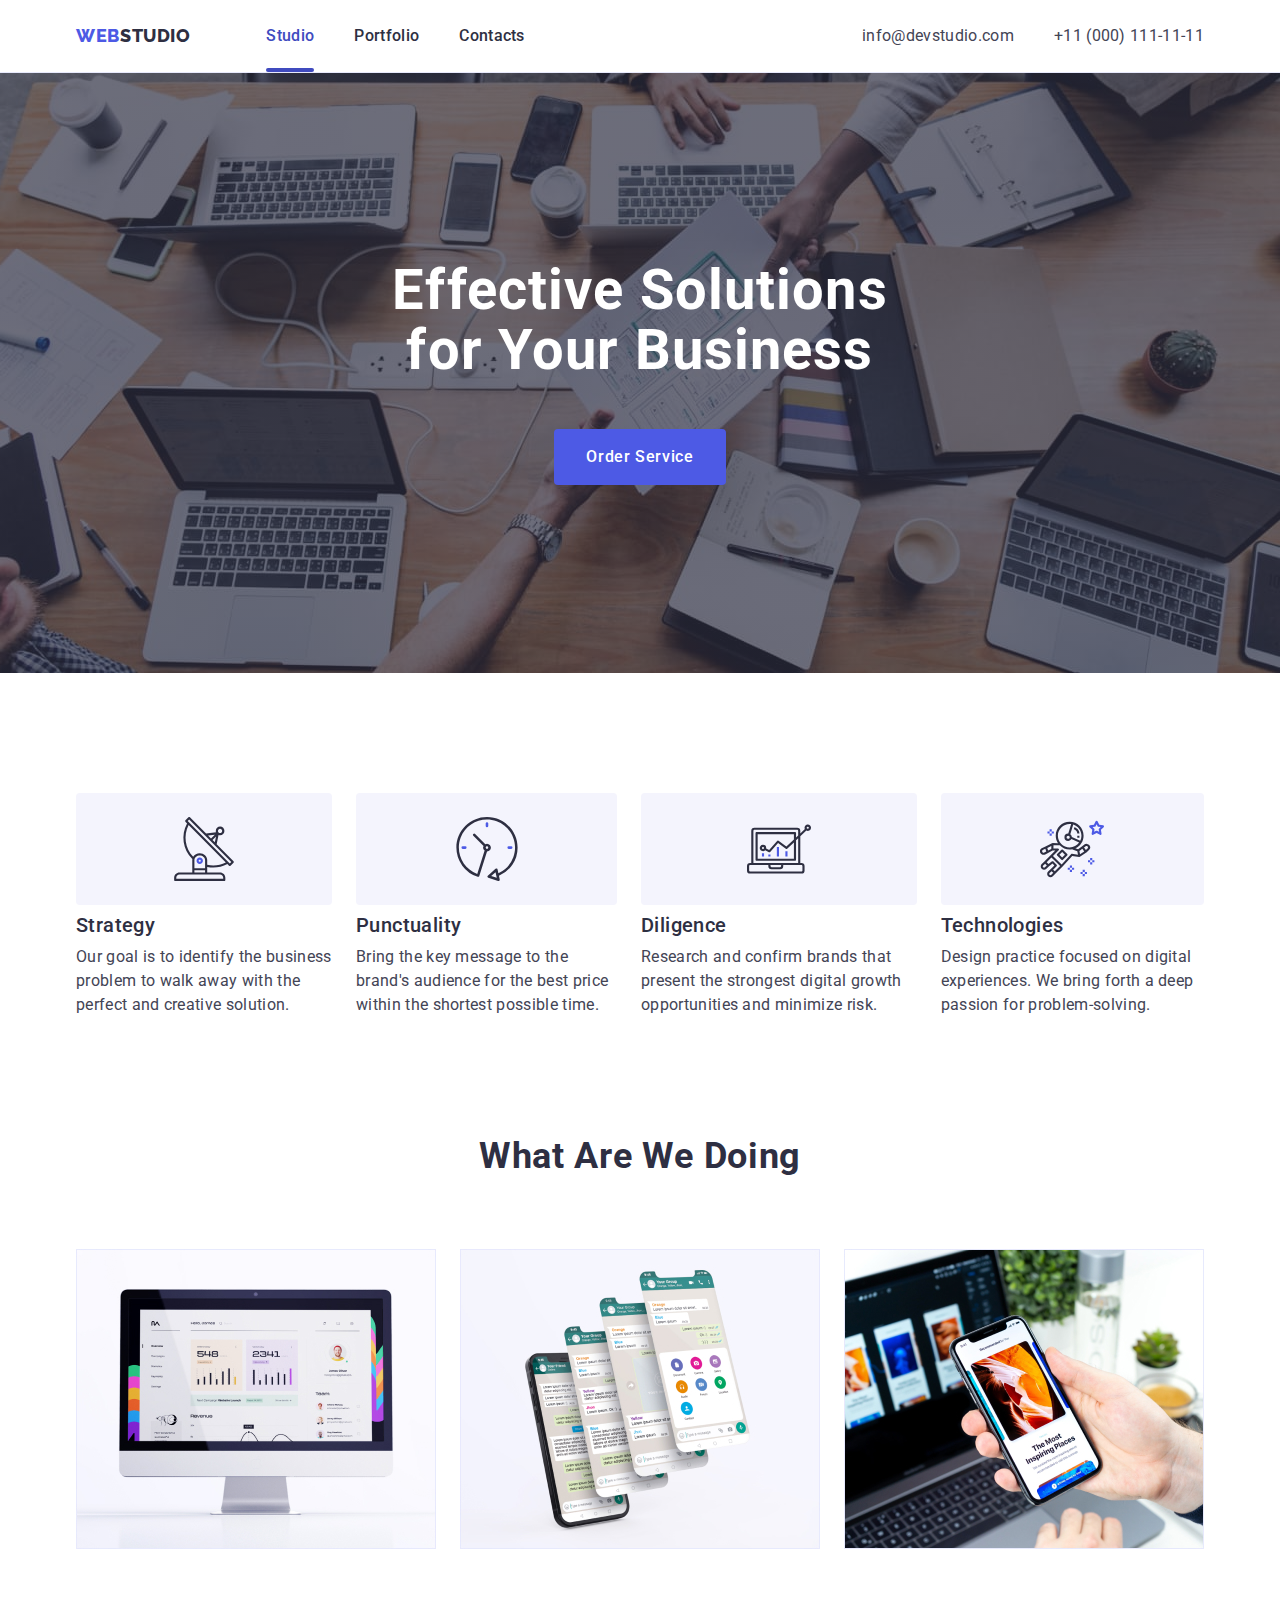
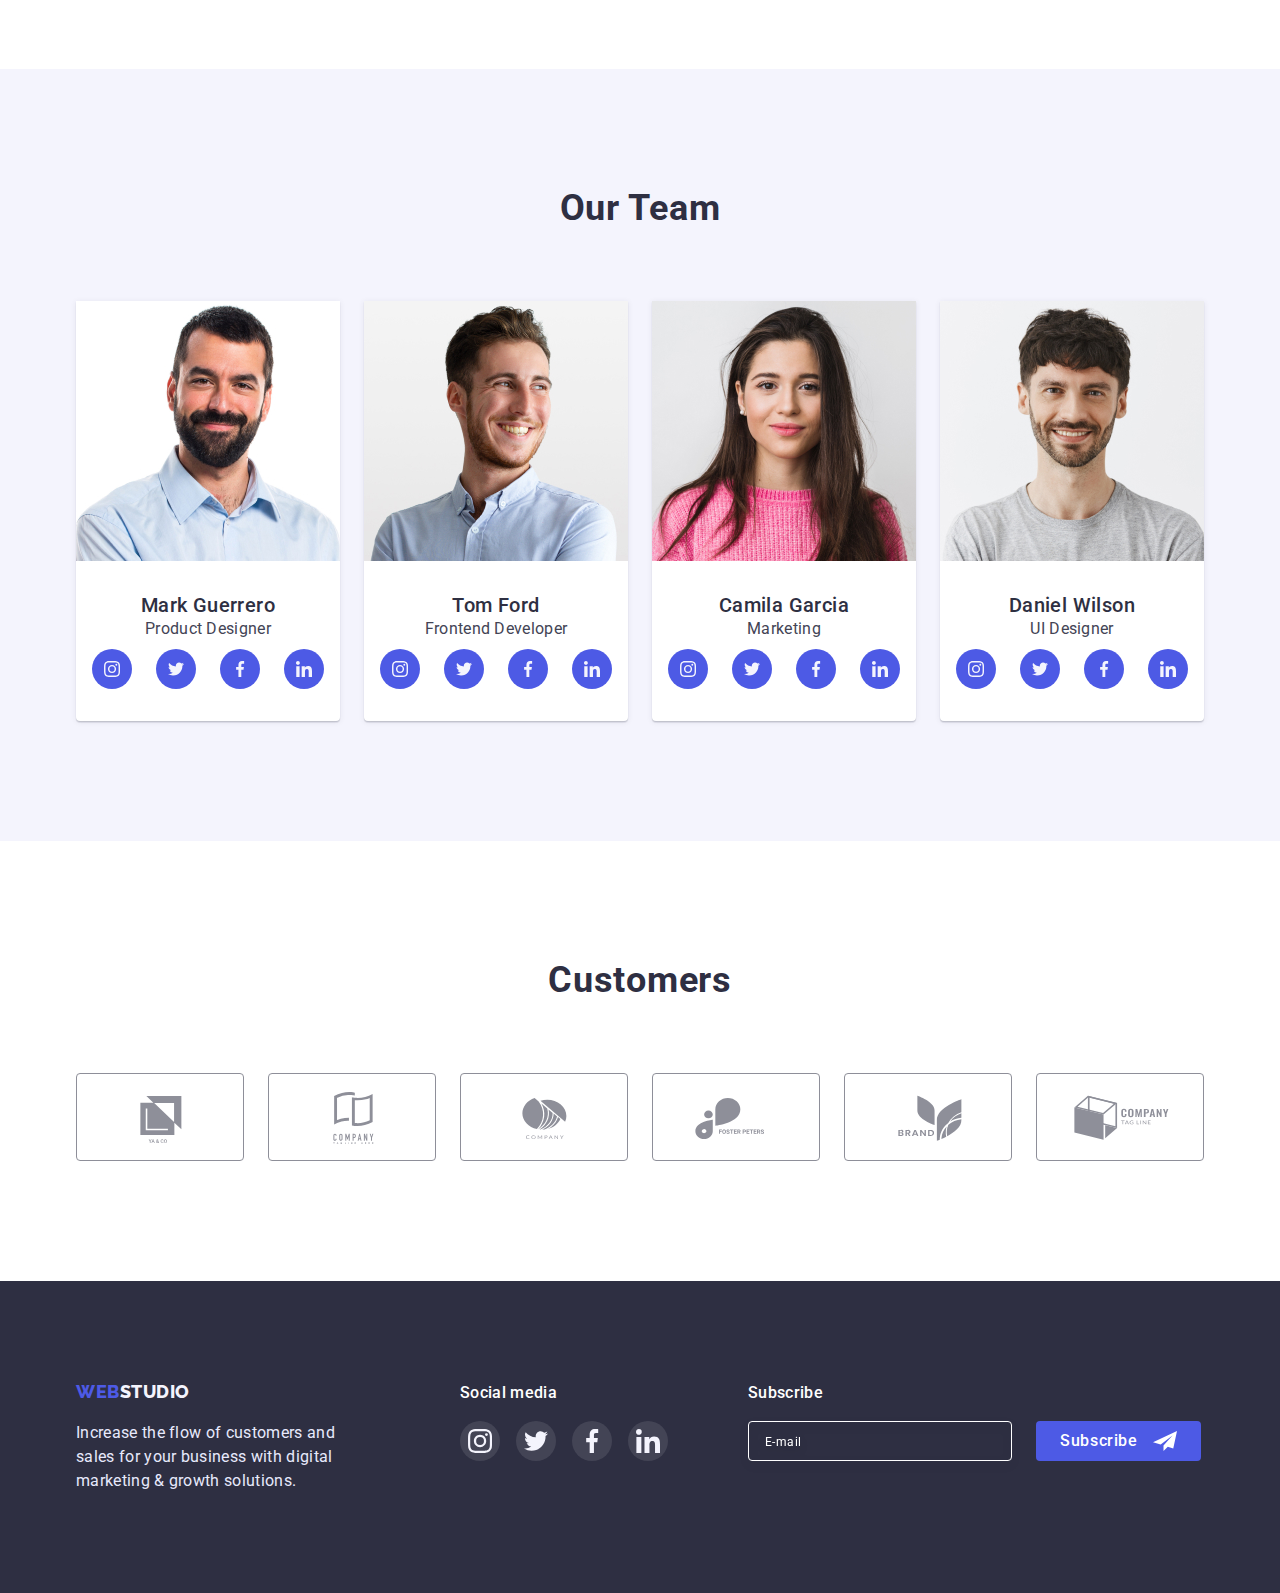
<file: index.html>
<!DOCTYPE html>
<html lang="en">
  <head>
    <meta charset="UTF-8" />
    <meta http-equiv="X-UA-Compatible" content="IE=edge" />
    <meta name="viewport" content="width=device-width, initial-scale=1.0" />
    <title>Document</title>

    <link
      rel="stylesheet"
      href="https://cdn.jsdelivr.net/npm/modern-normalize@1.1.0/modern-normalize.min.css"
    />
    <link rel="preconnect" href="https://fonts.googleapis.com" />
    <link rel="preconnect" href="https://fonts.gstatic.com" crossorigin />
    <link
      href="https://fonts.googleapis.com/css2?family=Raleway:wght@800&family=Roboto:wght@400;500;700&display=swap"
      rel="stylesheet"
    />
    <link rel="stylesheet" href="./css/styles.css" />
  </head>
  <body>
    <!--Header-->
    <header class="header">
      <div class="container main-nav">
        <nav class="header-navigation main-nav">
          <a href="./index.html" class="logo link">
            Web <span class="header-logo-color">Studio</span></a
          >
          <ul class="header-list list">
            <li class="header-item">
              <a href="./index.html" class="header-link current-page link"
                >Studio</a
              >
            </li>
            <li class="header-item">
              <a href="./portfolio.html" class="header-link link">Portfolio</a>
            </li>
            <li class="header-item">
              <a href="" class="header-link link">Contacts</a>
            </li>
          </ul>
        </nav>

        <address class="address">
          <ul class="address-nav list">
            <li class="address-list">
              <a href="mailto:info@devstudio.com" class="address-item link"
                >info@devstudio.com</a
              >
            </li>
            <li class="address-list">
              <a href="tel:+110001111111" class="address-item link"
                >+11 (000) 111-11-11</a
              >
            </li>
          </ul>
        </address>
      </div>
    </header>
    <main>
      <!--Hero-->
      <section class="hero">
        <div class="container">
          <h1 class="hero-title">Effective Solutions for Your Business</h1>
          <button type="button" class="hero-button" data-modal-open>
            Order Service
          </button>
        </div>
      </section>
      <!--Our advantages-->
      <section class="advantages section">
        <div class="container">
          <h2 class="visually-hidden">Our advantages</h2>

          <ul class="advantages-list list">
            <li class="advantages-item">
              <h3 class="advantages-title">Strategy</h3>
              <p class="advantages-desc">
                Our goal is to identify the business problem to walk away with
                the perfect and creative solution.
              </p>
            </li>

            <li class="advantages-item">
              <h3 class="advantages-title">Punctuality</h3>
              <p class="advantages-desc">
                Bring the key message to the brand's audience for the best price
                within the shortest possible time.
              </p>
            </li>

            <li class="advantages-item">
              <h3 class="advantages-title">Diligence</h3>
              <p class="advantages-desc">
                Research and confirm brands that present the strongest digital
                growth opportunities and minimize risk.
              </p>
            </li>

            <li class="advantages-item">
              <h3 class="advantages-title">Technologies</h3>
              <p class="advantages-desc">
                Design practice focused on digital experiences. We bring forth a
                deep passion for problem-solving.
              </p>
            </li>
          </ul>
        </div>
      </section>
      <!--What are we doing-->
      <section class="work section">
        <div class="container">
          <h2 class="work-title">What are we doing</h2>

          <ul class="work-list list">
            <li class="work-item">
              <img src="./images/img1.jpg" alt="Computer screen" width="360" />
            </li>

            <li class="work-item">
              <img src="./images/img2.jpg" alt="Phone screen" width="360" />
            </li>

            <li class="work-item">
              <img
                src="./images/img3.jpg"
                alt="Synchronization of the phone with the computer"
                width="360"
              />
            </li>
          </ul>
        </div>
      </section>
      <!--Team-->
      <section class="team section">
        <div class="container">
          <h2 class="team-title">Our Team</h2>
          <ul class="team-list list">
            <li class="team-item">
              <img
                src="./images/photo1.jpg"
                alt="Product Designer"
                width="264"
              />
              <div class="team-text-position">
                <h3 class="team-item-title">Mark Guerrero</h3>
                <p class="team-desc">Product Designer</p>
                <ul class="team-soc-list list">
                  <li class="team-soc-item">
                    <a class="team-soc-link link" href>
                      <svg class="team-soc-icon" width="16" height="16">
                        <use href="./images/icons.svg#icon-instagram"></use>
                      </svg>
                    </a>
                  </li>
                  <li class="team-soc-item">
                    <a class="team-soc-link link" href>
                      <svg class="team-soc-icon" width="16" height="16">
                        <use href="./images/icons.svg#icon-twitter"></use>
                      </svg>
                    </a>
                  </li>
                  <li class="team-soc-item">
                    <a class="team-soc-link link" href>
                      <svg class="team-soc-icon" width="16" height="16">
                        <use href="./images/icons.svg#icon-facebook"></use>
                      </svg>
                    </a>
                  </li>
                  <li class="team-soc-item">
                    <a class="team-soc-link link" href>
                      <svg class="team-soc-icon" width="16" height="16">
                        <use href="./images/icons.svg#icon-linkedin"></use>
                      </svg>
                    </a>
                  </li>
                </ul>
              </div>
            </li>

            <li class="team-item">
              <img
                src="./images/photo2.jpg"
                alt="Frontend Developer"
                width="264"
              />
              <div class="team-text-position">
                <h3 class="team-item-title">Tom Ford</h3>
                <p class="team-desc">Frontend Developer</p>
                <ul class="team-soc-list list">
                  <li class="team-soc-item">
                    <a class="team-soc-link link" href>
                      <svg class="team-soc-icon" width="16" height="16">
                        <use href="./images/icons.svg#icon-instagram"></use>
                      </svg>
                    </a>
                  </li>
                  <li class="team-soc-item">
                    <a class="team-soc-link link" href>
                      <svg class="team-soc-icon" width="16" height="16">
                        <use href="./images/icons.svg#icon-twitter"></use>
                      </svg>
                    </a>
                  </li>
                  <li class="team-soc-item">
                    <a class="team-soc-link link" href>
                      <svg class="team-soc-icon" width="16" height="16">
                        <use href="./images/icons.svg#icon-facebook"></use>
                      </svg>
                    </a>
                  </li>
                  <li class="team-soc-item">
                    <a class="team-soc-link link" href>
                      <svg class="team-soc-icon" width="16" height="16">
                        <use href="./images/icons.svg#icon-linkedin"></use>
                      </svg>
                    </a>
                  </li>
                </ul>
              </div>
            </li>

            <li class="team-item">
              <img src="./images/photo3.jpg" alt="Marketing" width="264" />
              <div class="team-text-position">
                <h3 class="team-item-title">Camila Garcia</h3>
                <p class="team-desc">Marketing</p>
                <ul class="team-soc-list list">
                  <li class="team-soc-item">
                    <a class="team-soc-link link" href>
                      <svg class="team-soc-icon" width="16" height="16">
                        <use href="./images/icons.svg#icon-instagram"></use>
                      </svg>
                    </a>
                  </li>
                  <li class="team-soc-item">
                    <a class="team-soc-link link" href>
                      <svg class="team-soc-icon" width="16" height="16">
                        <use href="./images/icons.svg#icon-twitter"></use>
                      </svg>
                    </a>
                  </li>
                  <li class="team-soc-item">
                    <a class="team-soc-link link" href>
                      <svg class="team-soc-icon" width="16" height="16">
                        <use href="./images/icons.svg#icon-facebook"></use>
                      </svg>
                    </a>
                  </li>
                  <li class="team-soc-item">
                    <a class="team-soc-link link" href>
                      <svg class="team-soc-icon" width="16" height="16">
                        <use href="./images/icons.svg#icon-linkedin"></use>
                      </svg>
                    </a>
                  </li>
                </ul>
              </div>
            </li>

            <li class="team-item">
              <img src="./images/photo4.jpg" alt="UI Designer" width="264" />
              <div class="team-text-position">
                <h3 class="team-item-title">Daniel Wilson</h3>
                <p class="team-desc">UI Designer</p>

                <ul class="team-soc-list list">
                  <li class="team-soc-item">
                    <a class="team-soc-link link" href>
                      <svg class="team-soc-icon" width="16" height="16">
                        <use href="./images/icons.svg#icon-instagram"></use>
                      </svg>
                    </a>
                  </li>
                  <li class="team-soc-item">
                    <a class="team-soc-link link" href>
                      <svg class="team-soc-icon" width="16" height="16">
                        <use href="./images/icons.svg#icon-twitter"></use>
                      </svg>
                    </a>
                  </li>
                  <li class="team-soc-item">
                    <a class="team-soc-link link" href>
                      <svg class="team-soc-icon" width="16" height="16">
                        <use href="./images/icons.svg#icon-facebook"></use>
                      </svg>
                    </a>
                  </li>
                  <li class="team-soc-item">
                    <a class="team-soc-link link" href>
                      <svg class="team-soc-icon" width="16" height="16">
                        <use href="./images/icons.svg#icon-linkedin"></use>
                      </svg>
                    </a>
                  </li>
                </ul>
              </div>
            </li>
          </ul>
        </div>
      </section>
      <!--Customers-->
      <section class="customers section">
        <div class="container">
          <h2 class="customers-title">Customers</h2>
          <ul class="customers-list list">
            <li class="customers-item">
              <a href="" class="customers-link link">
                <svg class="customers-icon" width="104" height="56">
                  <use href="./images/icons.svg#icon-logo-1"></use>
                </svg>
              </a>
            </li>
            <li class="customers-item">
              <a href="" class="customers-link link">
                <svg class="customers-icon" width="104" height="56">
                  <use href="./images/icons.svg#icon-logo-2"></use>
                </svg>
              </a>
            </li>
            <li class="customers-item">
              <a href="" class="customers-link link">
                <svg class="customers-icon" width="104" height="56">
                  <use href="./images/icons.svg#icon-logo-3"></use>
                </svg>
              </a>
            </li>
            <li class="customers-item">
              <a href="" class="customers-link link">
                <svg class="customers-icon" width="104" height="56">
                  <use href="./images/icons.svg#icon-logo-4"></use>
                </svg>
              </a>
            </li>
            <li class="customers-item">
              <a href="" class="customers-link link">
                <svg class="customers-icon" width="104" height="56">
                  <use href="./images/icons.svg#icon-logo-5"></use>
                </svg>
              </a>
            </li>
            <li class="customers-item">
              <a href="" class="customers-link link">
                <svg class="customers-icon" width="104" height="56">
                  <use href="./images/icons.svg#icon-logo-6"></use>
                </svg>
              </a>
            </li>
          </ul>
        </div>
      </section>
    </main>
    <!--Footer-->
    <footer class="footer">
      <div class="container footer-container">
        <div class="container-footer-text">
          <a href="./index.html" class="logo logo-footer link"
            >Web<span class="logo-text">Studio</span></a
          >
          <p class="footer-text">
            Increase the flow of customers and sales for your business with
            digital marketing & growth solutions.
          </p>
        </div>
        <div class="footer-soc">
          <p class="footer-soc-title">Social media</p>
          <ul class="footer-soc-list list">
            <li class="footer-soc-item">
              <a href="" class="footer-soc-link link">
                <svg class="footer-icon" width="24" height="24">
                  <use href="./images/icons.svg#icon-instagram"></use>
                </svg>
              </a>
            </li>
            <li class="footer-soc-item">
              <a href="" class="footer-soc-link link">
                <svg class="footer-icon" width="24" height="24">
                  <use href="./images/icons.svg#icon-twitter"></use>
                </svg>
              </a>
            </li>
            <li class="footer-soc-item">
              <a href="" class="footer-soc-link link">
                <svg class="footer-icon" width="24" height="24">
                  <use href="./images/icons.svg#icon-facebook"></use>
                </svg>
              </a>
            </li>
            <li class="footer-soc-item">
              <a href="" class="footer-soc-link link">
                <svg class="footer-icon" width="24" height="24">
                  <use href="./images/icons.svg#icon-linkedin"></use>
                </svg>
              </a>
            </li>
          </ul>
        </div>
        <div class="subscribe">
          <p class="footer-soc-title">Subscribe</p>
          <form class="footer-form">
            <input
              class="footer-input"
              type="email"
              name="email"
              placeholder="E-mail"
            />
            <button class="foooter-btn" type="submit">
              Subscribe
              <svg class="footer-btn-icon" width="24" height="24">
                <use href="./images/icons.svg#icon-frame"></use>
              </svg>
            </button>
          </form>
        </div>
      </div>
    </footer>
    <!--Backdrop-->
    <div class="backdrop is-hidden" data-modal>
      <div class="modal">
        <button class="modal-btn" data-modal-close>
          <svg class="modal-close" width="8" height="8">
            <use href="./images/icons.svg#icon-close-btn"></use>
          </svg>
        </button>

        <p class="modal-title">Leave your contacts and we will call you back</p>

        <form class="modal-form">
          <label class="form-label">
            <span class="form-text">Name</span>
            <span class="input-wrapper">
              <input class="form-input" type="text" name="name" required />
              <svg class="form-icon" width="18" height="18">
                <use href="./images/icons.svg#icon-person-black"></use>
              </svg>
            </span>
          </label>

          <label class="form-label">
            <span class="form-text">Phone</span>
            <span class="input-wrapper">
              <input class="form-input" type="tel" name="tel" required />
              <svg class="form-icon" width="18" height="24">
                <use href="./images/icons.svg#icon-phone-black"></use>
              </svg>
            </span>
          </label>

          <label class="form-label">
            <span class="form-text">Email</span>
            <span class="input-wrapper">
              <input class="form-input" type="email" name="mail" required />
              <svg class="form-icon" width="18" height="24">
                <use href="./images/icons.svg#icon-email-black"></use>
              </svg>
            </span>
          </label>

          <label class="form-label form-label-comment">
            <span class="form-text">Comment</span>
            <textarea name="comment" placeholder="Text input"></textarea>
          </label>

          <div class="privacy-field">
            <input
              type="checkbox"
              name="privacy"
              id="privacy"
              class="privacy-input visually-hidden"
              visually-hidden
            />
            <label for="privacy" class="form-privacy">
              <span>
                <svg class="privacy-icon" width="10" height="8">
                  <use href="./images/icons.svg#icon-check"></use>
                </svg>
              </span>
              I accept the terms and conditions of the
              <a class="privacy-link" href=""> Privacy Policy</a>
            </label>
          </div>

          <button type="submit" class="submit-btn">Send</button>
        </form>
      </div>
    </div>
    <script src="./modal.js"></script>
  </body>
</html>
</file>
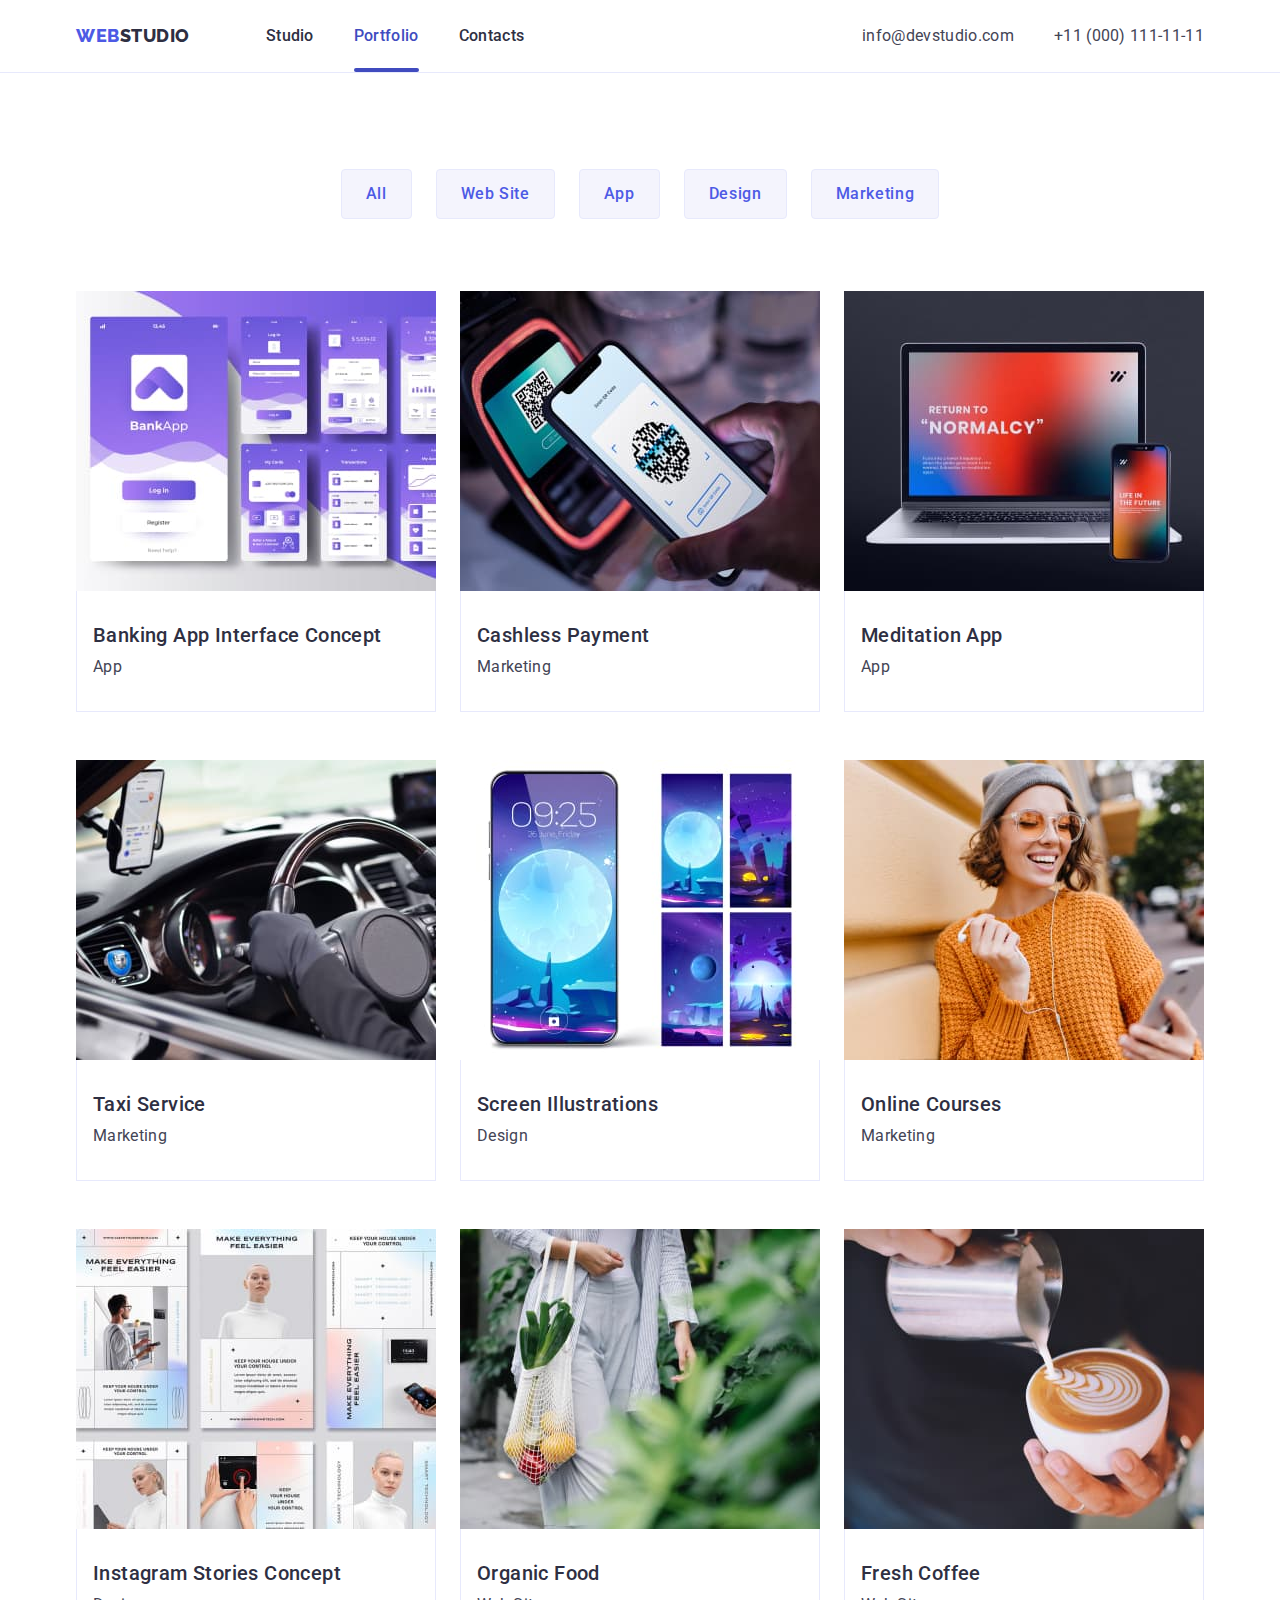
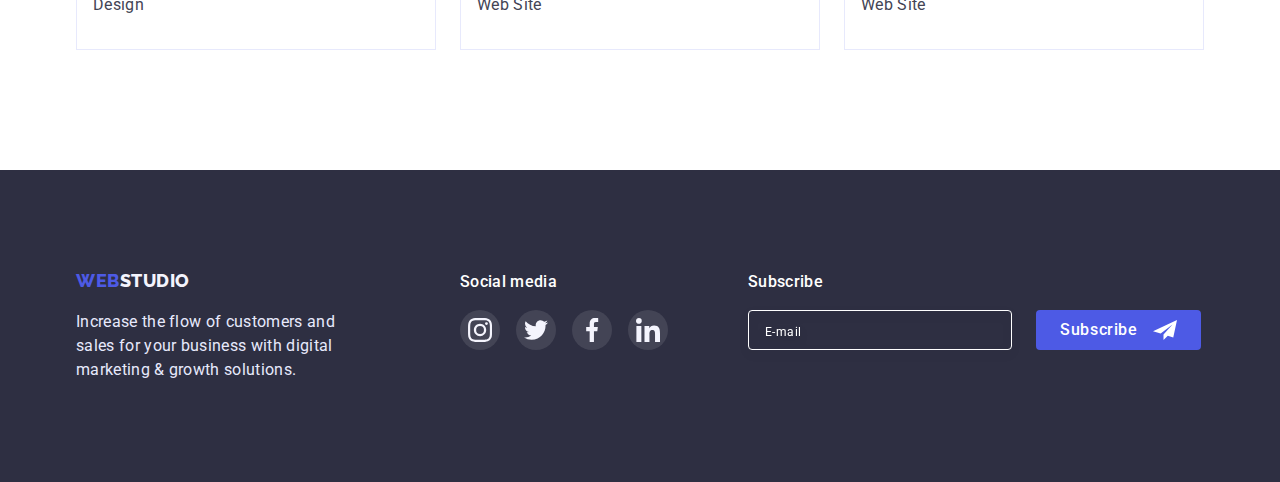
<file: portfolio.html>
<!DOCTYPE html>
<html lang="en">
  <head>
    <meta charset="UTF-8" />
    <meta http-equiv="X-UA-Compatible" content="IE=edge" />
    <meta name="viewport" content="width=device-width, initial-scale=1.0" />
    <title>Document</title>

    <link
      rel="stylesheet"
      href="https://cdn.jsdelivr.net/npm/modern-normalize@1.1.0/modern-normalize.min.css"
    />
    <link rel="preconnect" href="https://fonts.googleapis.com" />
    <link rel="preconnect" href="https://fonts.gstatic.com" crossorigin />
    <link
      href="https://fonts.googleapis.com/css2?family=Raleway:wght@800&family=Roboto:wght@400;500;700&display=swap"
      rel="stylesheet"
    />

    <link rel="stylesheet" href="./css/styles.css" />
  </head>
  <body>
    <!--Header-->
    <header class="header">
      <div class="container main-nav">
        <nav class="header-navigation main-nav">
          <a href="./index.html" class="logo link"
            >Web<span class="header-logo-color">Studio</span></a
          >
          <ul class="header-list list">
            <li class="header-item">
              <a href="./index.html" class="header-link link">Studio</a>
            </li>

            <li class="header-item">
              <a href="./portfolio.html" class="header-link current-page link"
                >Portfolio</a
              >
            </li>

            <li class="header-item">
              <a href="" class="header-link link">Contacts</a>
            </li>
          </ul>
        </nav>

        <address class="address">
          <ul class="address-nav list">
            <li class="address-list">
              <a href="mailto:info@devstudio.com" class="address-item link"
                >info@devstudio.com</a
              >
            </li>
            <li class="address-list">
              <a href="tel:+110001111111" class="address-item link"
                >+11 (000) 111-11-11</a
              >
            </li>
          </ul>
        </address>
      </div>
    </header>
    <main>
      <section class="portfolio section">
        <div class="container">
          <h1 class="visually-hidden">Portfolio</h1>
          <ul class="filter list">
            <li class="filter-item">
              <button type="button" class="filter-button">All</button>
            </li>

            <li class="filter-item">
              <button type="button" class="filter-button">Web Site</button>
            </li>

            <li class="filter-item">
              <button type="button" class="filter-button">App</button>
            </li>

            <li class="filter-item">
              <button type="button" class="filter-button">Design</button>
            </li>

            <li class="filter-item">
              <button type="button" class="filter-button">Marketing</button>
            </li>
          </ul>
          <ul class="portfolio-list list">
            <li class="portfolio-item">
              <a href="" class="portfolio-link link">
                <div class="portfolio-action">
                  <img
                    src="./images/app-1.jpg"
                    alt="App for Bank"
                    width="360"
                  />
                  <p class="portfolio-action-text">
                    14 Stylish and User-Friendly App Design Concepts · Task
                    Manager App · Calorie Tracker App · Exotic Fruit Ecommerce
                    App · Cloud Storage App
                  </p>
                </div>
                <div class="portfolio-content">
                  <h2 class="portfolio-title">Banking App Interface Concept</h2>
                  <p class="portfolio-desc">App</p>
                </div>
              </a>
            </li>

            <li class="portfolio-item">
              <a href="" class="portfolio-link link">
                <div class="portfolio-action">
                  <img
                    src="./images/app-2.jpg"
                    alt="App for Payment"
                    width="360"
                  />
                  <p class="portfolio-action-text">
                    14 Stylish and User-Friendly App Design Concepts · Task
                    Manager App · Calorie Tracker App · Exotic Fruit Ecommerce
                    App · Cloud Storage App
                  </p>
                </div>

                <div class="portfolio-content">
                  <h2 class="portfolio-title">Cashless Payment</h2>
                  <p class="portfolio-desc">Marketing</p>
                </div>
              </a>
            </li>

            <li class="portfolio-item">
              <a href="" class="portfolio-link link">
                <div class="portfolio-action">
                  <img
                    src="./images/app-3.jpg"
                    alt="App for Meditaion"
                    width="360"
                  />
                  <p class="portfolio-action-text">
                    14 Stylish and User-Friendly App Design Concepts · Task
                    Manager App · Calorie Tracker App · Exotic Fruit Ecommerce
                    App · Cloud Storage App
                  </p>
                </div>

                <div class="portfolio-content">
                  <h2 class="portfolio-title">Meditation App</h2>
                  <p class="portfolio-desc">App</p>
                </div>
              </a>
            </li>

            <li class="portfolio-item">
              <a href="" class="portfolio-link link">
                <div class="portfolio-action">
                  <img
                    src="./images/app-4.jpg"
                    alt="App for Taxi"
                    width="360"
                  />
                  <p class="portfolio-action-text">
                    14 Stylish and User-Friendly App Design Concepts · Task
                    Manager App · Calorie Tracker App · Exotic Fruit Ecommerce
                    App · Cloud Storage App
                  </p>
                </div>
                <div class="portfolio-content">
                  <h2 class="portfolio-title">Taxi Service</h2>
                  <p class="portfolio-desc">Marketing</p>
                </div>
              </a>
            </li>

            <li class="portfolio-item">
              <a href="" class="portfolio-link link">
                <div class="portfolio-action">
                  <img
                    src="./images/app-5.jpg"
                    alt="Screen Illustrations"
                    width="360"
                  />
                  <p class="portfolio-action-text">
                    14 Stylish and User-Friendly App Design Concepts · Task
                    Manager App · Calorie Tracker App · Exotic Fruit Ecommerce
                    App · Cloud Storage App
                  </p>
                </div>

                <div class="portfolio-content">
                  <h2 class="portfolio-title">Screen Illustrations</h2>
                  <p class="portfolio-desc">Design</p>
                </div>
              </a>
            </li>

            <li class="portfolio-item">
              <a href="" class="portfolio-link link">
                <div class="portfolio-action">
                  <img
                    src="./images/app-6.jpg"
                    alt="App for Courses"
                    width="360"
                  />
                  <p class="portfolio-action-text">
                    14 Stylish and User-Friendly App Design Concepts · Task
                    Manager App · Calorie Tracker App · Exotic Fruit Ecommerce
                    App · Cloud Storage App
                  </p>
                </div>

                <div class="portfolio-content">
                  <h2 class="portfolio-title">Online Courses</h2>
                  <p class="portfolio-desc">Marketing</p>
                </div>
              </a>
            </li>

            <li class="portfolio-item">
              <a href="" class="portfolio-link link">
                <div class="portfolio-action">
                  <img
                    src="./images/app-7.jpg"
                    alt="Instagram Stories Concept"
                    width="360"
                  />
                  <p class="portfolio-action-text">
                    14 Stylish and User-Friendly App Design Concepts · Task
                    Manager App · Calorie Tracker App · Exotic Fruit Ecommerce
                    App · Cloud Storage App
                  </p>
                </div>

                <div class="portfolio-content">
                  <h2 class="portfolio-title">Instagram Stories Concept</h2>
                  <p class="portfolio-desc">Design</p>
                </div>
              </a>
            </li>

            <li class="portfolio-item">
              <a href="" class="portfolio-link link">
                <div class="portfolio-action">
                  <img
                    src="./images/app-8.jpg"
                    alt="Site for Organic Food"
                    width="360"
                  />
                  <p class="portfolio-action-text">
                    14 Stylish and User-Friendly App Design Concepts · Task
                    Manager App · Calorie Tracker App · Exotic Fruit Ecommerce
                    App · Cloud Storage App
                  </p>
                </div>

                <div class="portfolio-content">
                  <h2 class="portfolio-title">Organic Food</h2>
                  <p class="portfolio-desc">Web Site</p>
                </div>
              </a>
            </li>

            <li class="portfolio-item">
              <a href="" class="portfolio-link link">
                <div class="portfolio-action">
                  <img
                    src="./images/app-9.jpg"
                    alt="Site for Coffee"
                    width="360"
                  />
                  <p class="portfolio-action-text">
                    14 Stylish and User-Friendly App Design Concepts · Task
                    Manager App · Calorie Tracker App · Exotic Fruit Ecommerce
                    App · Cloud Storage App
                  </p>
                </div>

                <div class="portfolio-content">
                  <h2 class="portfolio-title">Fresh Coffee</h2>
                  <p class="portfolio-desc">Web Site</p>
                </div>
              </a>
            </li>
          </ul>
        </div>
      </section>
    </main>
    <!--Footer-->
    <footer class="footer">
      <div class="container footer-container">
        <div class="container-footer-text">
          <a href="./index.html" class="logo logo-footer link"
            >Web<span class="logo-text">Studio</span></a
          >
          <p class="footer-text">
            Increase the flow of customers and sales for your business with
            digital marketing & growth solutions.
          </p>
        </div>
        <div class="footer-soc">
          <p class="footer-soc-title">Social media</p>
          <ul class="footer-soc-list list">
            <li class="footer-soc-item">
              <a href="" class="footer-soc-link link">
                <svg class="footer-icon" width="24" height="24">
                  <use href="./images/icons.svg#icon-instagram"></use>
                </svg>
              </a>
            </li>
            <li class="footer-soc-item">
              <a href="" class="footer-soc-link link">
                <svg class="footer-icon" width="24" height="24">
                  <use href="./images/icons.svg#icon-twitter"></use>
                </svg>
              </a>
            </li>
            <li class="footer-soc-item">
              <a href="" class="footer-soc-link link">
                <svg class="footer-icon" width="24" height="24">
                  <use href="./images/icons.svg#icon-facebook"></use>
                </svg>
              </a>
            </li>
            <li class="footer-soc-item">
              <a href="" class="footer-soc-link link">
                <svg class="footer-icon" width="24" height="24">
                  <use href="./images/icons.svg#icon-linkedin"></use>
                </svg>
              </a>
            </li>
          </ul>
        </div>
        <div class="subscribe">
          <p class="footer-soc-title">Subscribe</p>
          <form class="footer-form">
            <input
              class="footer-input"
              type="email"
              name="email"
              placeholder="E-mail"
            />
            <button class="foooter-btn" type="submit">
              Subscribe
              <svg class="footer-btn-icon" width="24" height="24">
                <use href="./images/icons.svg#icon-frame"></use>
              </svg>
            </button>
          </form>
        </div>
      </div>
    </footer>
  </body>
</html>
</file>
<file: css/styles.css>
:root {
  --bgc-header: #e7e9fc;
  --bgc-primery: #e5e5e5;
  --bgc-secondary: #f4f4fd;
  --primery-color: #2e2f42;
  --primery-text-color: #434455;
  --secondary-text-color: #ffffff;
  --accent-color-logo: #4d5ae5;
  --accent-color-active: #404bbf;
  --color-icon: #8e8f99;
  --footer-icon: #31d0aa;
  --modal-bgr-color: rgba(46, 47, 66, 0.4);
  --modal-color: #fcfcfc;
  --modal-color-text: #8e8f99;
  --timing-function: 250ms cubic-bezier(0.4, 0, 0.2, 1);
}
h1,
h2,
h3,
p {
  margin-top: 0;
  margin-bottom: 0;
}
ul {
  margin-top: 0;
  margin-bottom: 0;
  padding-left: 0;
}
img {
  display: block;
}
.list {
  list-style: none;
}
.link {
  text-decoration: none;
}
.visually-hidden {
  position: absolute;
  width: 1px;
  height: 1px;
  margin: -1px;
  border: 0;
  padding: 0;
  white-space: nowrap;
  clip-path: inset(100%);
  clip: rect(0 0 0 0);
  overflow: hidden;
}
body {
  background: var(--secondary-text-color);
  color: var(--primery-text-color);
  font-family: "Roboto", sans-serif;
  letter-spacing: 0.02em;
  font-size: 16px;
  line-height: 1.5;
}
.container {
  width: 1158px;
  margin-left: auto;
  margin-right: auto;
  padding-left: 15px;
  padding-right: 15px;

  /* outline: 2px solid violet; */
}
.section {
  padding-top: 120px;
  padding-bottom: 120px;
}
/**------------------------------Header---------------------------------*/
.header {
  border-bottom: 1px solid var(--bgc-header);
}
.main-nav {
  display: flex;
  align-items: center;
}
.header-navigation {
}
.logo {
  margin-right: 76px;

  color: var(--accent-color-logo);
  font-family: Raleway, sans-serif;
  font-weight: 800;
  font-size: 18px;
  line-height: 1.17;
  letter-spacing: 0.03em;
  text-transform: uppercase;
  word-spacing: -4px;
}
.header-logo-color {
  color: var(--primery-color);
}
.header-list {
  line-height: 1.5;
  letter-spacing: 0.02em;
  display: flex;
}
.header-item {
}
.header-item:not(:last-child) {
  margin-right: 40px;
}
.header-link {
  position: relative;
  display: block;
  padding-top: 24px;
  padding-bottom: 24px;

  color: var(--primery-color);
  font-weight: 500;
  transition: color var(--timing-function);
}
.header-link:hover,
.header-link:focus {
  color: var(--accent-color-active);
}

.header-link:active {
  color: var(--accent-color-active);
}
.current-page {
  color: var(--accent-color-active);
}
.current-page::after {
  position: absolute;
  left: 0;
  bottom: 0;
  content: "";
  display: block;
  width: 100%;
  height: 4px;

  background-color: var(--accent-color-active);
  border-radius: 2px;
}
.address {
  font-style: normal;
  margin-left: auto;
}
.address-nav {
  display: flex;
}
.address-list {
  display: block;
  font-weight: 400;
  line-height: 1.5;
  letter-spacing: 0.02em;
}
.address-list:not(:last-child) {
  margin-right: 40px;
}
.address-item {
  text-decoration: none;
  color: var(--primery-text-color);
  transition: color var(--timing-function);
}

.address-item:hover,
.address-item:focus {
  color: var(--accent-color-active);
}

/**--------------------------------Hero----------------------------------------------*/
.hero {
  text-align: center;

  max-width: 1440px;
  height: 600px;
  margin: 0 auto;
  padding-top: 188px;
  padding-bottom: 188px;

  background-color: var(--primery-color);
  background-image: linear-gradient(
      rgba(46, 47, 66, 0.7),
      rgba(46, 47, 66, 0.7)
    ),
    url("../images/people-office.jpg");
  background-size: cover;
  background-repeat: no-repeat;
  background-position: center;
}
.hero-title {
  max-width: 496px;
  margin: 0 auto;
  margin-bottom: 48px;

  color: var(--secondary-text-color);
  font-weight: 700;
  font-size: 56px;
  line-height: 1.07;
  letter-spacing: 0.02em;
}
.hero-button {
  display: inline-block;
  padding: 16px 32px;
  border-radius: 4px;

  color: var(--secondary-text-color);
  background-color: var(--accent-color-logo);
  font-family: "Roboto", sans-serif;
  font-style: normal;
  font-weight: 500;
  font-size: 16px;
  line-height: 1.5;
  letter-spacing: 0.04em;
  cursor: pointer;
  border: none;

  transition: background-color var(--timing-function);
}

.hero-button:hover,
.hero-button:focus {
  background-color: var(--accent-color-active);
}

/**--------------------------Advantages-----------------------------------------*/

.advantages {
  padding-bottom: 0;
}
.advantages-list {
  display: flex;
  gap: 24px;
}
.advantages-item::before {
  content: "";
  display: block;
  height: 112px;
  border-radius: 4px;
  margin-bottom: 8px;
  background-color: var(--bgc-secondary);
  background-repeat: no-repeat;
  background-position: center;
}
.advantages-item:nth-child(1)::before {
  background-image: url(../images/antenna.svg);
}
.advantages-item:nth-child(2)::before {
  background-image: url(../images/clock.svg);
}
.advantages-item:nth-child(3)::before {
  background-image: url(../images/diagram.svg);
}
.advantages-item:nth-child(4)::before {
  background-image: url(../images/astronaut.svg);
}
.advantages-title {
  margin-bottom: 8px;

  font-weight: 500;
  font-size: 20px;
  line-height: 1.2;
  letter-spacing: 0.02em;
  color: var(--primery-color);
}

/**----------------------Work--------------------------------------------------*/
.work {
}
.work-title {
  margin-bottom: 72px;

  font-weight: 700;
  font-size: 36px;
  line-height: 1.11;
  text-align: center;
  letter-spacing: 0.02em;
  text-transform: capitalize;
  color: var(--primery-color);
}
.work-list {
  display: flex;
  gap: 24px;
}
.work-item {
  width: calc((100%-48) 3);
}
/*-------------------------------Team----------------------*/
.team {
  background: var(--bgc-secondary);
}
.team-title {
  margin-bottom: 72px;

  font-weight: 700;
  font-size: 36px;
  line-height: 1.11;
  text-align: center;
  letter-spacing: 0.02em;
  text-transform: capitalize;
  color: var(--primery-color);
}
.team-list {
  display: flex;
  gap: 24px;
}
.team-item {
  background-color: var(--secondary-text-color);
  box-shadow: 0px 1px 6px rgba(46, 47, 66, 0.08),
    0px 1px 1px rgba(46, 47, 66, 0.16), 0px 2px 1px rgba(46, 47, 66, 0.08);
  border-radius: 0px 0px 4px 4px;
}

.team-text-position {
  text-align: center;
  padding: 32px 16px;
}

.team-item-title {
  font-weight: 500;
  font-size: 20px;
  line-height: 1.2;
  letter-spacing: 0.02em;
  color: var(--primery-color);
  background-color: var(--secondary-text-color);
}
.team-desc {
  font-size: 16px;
  margin-bottom: 8px;
}
.team-soc-list {
  display: flex;
  justify-content: center;
  gap: 24px;
}
.team-soc-item {
  width: 40px;
  height: 40px;
}
.team-soc-link {
  width: 100%;
  height: 100%;
  border-radius: 50%;
  display: flex;
  align-items: center;
  justify-content: center;

  background-color: var(--accent-color-logo);
  transition: background-color var(--timing-function);
}
.team-soc-link:hover,
.team-soc-link:focus {
  background-color: var(--accent-color-active);
}
.team-soc-icon {
  fill: var(--bgc-secondary);
}

/**-------------------------------Customers--------------------------------*/
.customers {
}
.customers-title {
  font-weight: 700;
  font-size: 36px;
  line-height: 1.11;
  text-align: center;
  letter-spacing: 0.02em;
  margin-bottom: 72px;

  color: var(--primery-color);
}
.customers-list {
  display: flex;
  gap: 24px;
}
.customers-item {
  width: 168px;
  height: 88px;
}
.customers-link {
  display: flex;
  align-items: center;
  justify-content: center;
  width: 100%;
  height: 100%;
  border-radius: 4px;
  border: 1px solid currentColor;

  color: var(--color-icon);

  transition: color var(--timing-function);
}
.customers-link:hover,
.customers-link:focus {
  color: var(--accent-color-active);
}
.customers-icon {
  fill: currentColor;
  transition: fill var(--timing-function);
}
.customers-icon:hover,
.customers-icon:focus {
  fill: var(--accent-color-active);
}
/**-------------------------------Footer--------------------------------*/

.footer {
  background-color: var(--primery-color);
  padding: 100px 0;
}
.footer-container {
  display: flex;
}
.logo-footer {
  margin-right: 0;
}
.logo-text {
  color: var(--bgc-secondary);
}
.footer-text {
  color: var(--bgc-header);
  width: 264px;
  margin-top: 16px;
}
.container-footer-text {
  margin-right: 120px;
}
.footer-soc {
  margin-right: 80px;
}
.footer-soc-title {
  font-weight: 500;
  line-height: 1.5;
  letter-spacing: 0.02em;
  margin-bottom: 16px;

  color: var(--secondary-text-color);
}
.footer-soc-list {
  display: flex;
  justify-content: center;
  gap: 16px;
}
.footer-soc-item {
  width: 40px;
  height: 40px;
}
.footer-soc-link {
  width: 100%;
  height: 100%;
  border-radius: 50%;
  display: flex;
  align-items: center;
  justify-content: center;

  background-color: rgba(255, 255, 255, 0.1);

  transition: background-color var(--timing-function);
}
.footer-soc-link:hover,
.footer-soc-link:focus {
  background-color: var(--footer-icon);
}
.footer-icon {
  fill: var(--bgc-secondary);
}
.footer-form {
  display: flex;
}
.footer-input {
  width: 264px;
  height: 40px;
  padding: 8px 16px;
  margin-right: 24px;

  color: var(--secondary-text-color);
  background-color: transparent;
  border: 1px solid var(--secondary-text-color);
  filter: drop-shadow(0px 4px 4px rgba(0, 0, 0, 0.15));
  border-radius: 4px;
}
.footer-input:focus {
  outline: none;
}
.footer-input::placeholder {
  font-size: 12px;
  line-height: 2;
  letter-spacing: 0.04em;

  color: var(--secondary-text-color);
}
/* .footer-btn-wrap {
  position: relative;
} */
.foooter-btn {
  position: relative;
  width: 165px;
  height: 40px;
  text-align: start;
  padding: 8px 24px;

  font-family: "Roboto";
  font-weight: 500;
  font-size: 16px;
  line-height: 1.5;
  letter-spacing: 0.04em;
  color: var(--secondary-text-color);
  background: var(--accent-color-logo);
  border: none;
  border-radius: 4px;
  cursor: pointer;
}
.footer-btn-icon {
  position: absolute;
  top: 50%;
  right: 24px;
  transform: translateY(-50%);
  width: 24px;
  height: 24px;
  fill: var(--secondary-text-color);
}
/**-----------------------------Portfolio---------------**/
.portfolio {
  padding-top: 96px;
}
.filter {
  display: flex;
  margin-bottom: 72px;
  justify-content: center;
}
.filter-item {
}
.filter-item:not(:last-child) {
  margin-right: 24px;
}
.filter-button {
  padding: 12px 24px;

  background-color: var(--bgc-secondary);
  color: var(--accent-color-logo);
  border-color: var(--bgc-header);
  font-family: "Roboto", sans-serif;
  font-weight: 500;
  line-height: 1.5;
  font-size: 16px;
  letter-spacing: 0.04em;
  border: 1px solid var(--bgc-header);
  border-radius: 4px;
  cursor: pointer;

  transition: background-color var(--timing-function),
    color var(--timing-function), box-shadow var(--timing-function),
    border-color var(--timing-function);
}
.filter-button:hover,
.filter-button:focus {
  background-color: var(--accent-color-active);
  color: var(--secondary-text-color);
  border-color: transparent;
  box-shadow: 0px 3px 1px rgba(0, 0, 0, 0.1), 0px 2px 1px rgba(0, 0, 0, 0.08),
    0px 2px 2px rgba(0, 0, 0, 0.12);
}
.portfolio-list {
  display: flex;
  flex-wrap: wrap;
  gap: 48px 24px;
}
.portfolio-list .portfolio-item {
  width: 360px;
}
.portfolio-item:nth-child(3n) {
  margin-right: 0;
}
.portfolio-item:nth-last-child(-n + 3) {
  margin-bottom: 0;
}
.portfolio-link {
  color: inherit;
  display: block;
  transition: box-shadow var(--timing-function);
}
.portfolio-link:hover,
.portfolio-link:focus {
  box-shadow: 12px 11px 31px 17px rgba(77, 90, 229, 0.32);
}

.portfolio-action {
  position: relative;
  overflow: hidden;
}
.portfolio-action::before {
  content: "";
  position: absolute;
  top: 0;
  left: 0;
  width: 100%;
  height: 100%;
  opacity: 0;

  transform: translateY(100%);
  transition: transform var(--timing-function), opacity var(--timing-function);
}
.portfolio-link:hover::before,
.portfolio-link:focus::before {
  opacity: 1;
  transform: translateY(0);
}
.portfolio-action-text {
  position: absolute;
  top: 0;
  left: 0;
  opacity: 0;

  line-height: 1.5;
  letter-spacing: 0.02em;
  padding: 40px 32px 164px 32px;

  background-color: var(--accent-color-logo);
  color: var(--bgc-secondary);
  transform: translateY(100%);
  transition: transform var(--timing-function), opacity var(--timing-function);
}
.portfolio-link:hover .portfolio-action-text,
.portfolio-link:focus .portfolio-action-text {
  opacity: 1;
  transform: translateY(0);
}
.portfolio-title {
  margin-bottom: 8px;
  font-weight: 500;
  font-size: 20px;
  line-height: 1.2;
  letter-spacing: 0.02em;
  color: var(--primery-color);
}
.portfolio-desc {
  color: var(--primery-text-color);
}
.portfolio-content {
  padding: 32px 16px;
  border: 1px solid var(--bgc-header);
  border-top: 0;
}
/**--------------------------Backdrop-----------------------------------------*/
.backdrop {
  position: fixed;
  top: 0;
  left: 0;
  width: 100%;
  height: 100%;
  opacity: 1;
  background-color: var(--modal-bgr-color);
  transition: opacity var(--timing-function);
}
.backdrop.is-hidden {
  opacity: 0;
  pointer-events: none;
}
.modal {
  position: absolute;
  top: 50%;
  left: 50%;
  width: 408px;
  height: 576px;
  padding: 24px;
  padding-top: 72px;

  background-color: var(--modal-color);
  box-shadow: 0px 1px 1px rgba(0, 0, 0, 0.14), 0px 1px 3px rgba(0, 0, 0, 0.12),
    0px 2px 1px rgba(0, 0, 0, 0.2);
  border-radius: 4px;

  transform: translate(-50%, -50%) scale(1);
  transition: transform var(--timing-function);
}
.backdrop.is-hidden .modal {
  transform: translate(-50%, -50%) scale(1.5);
}
.modal-btn {
  position: absolute;
  display: flex;
  justify-content: center;
  align-items: center;
  top: 24px;
  right: 24px;
  width: 24px;
  height: 24px;

  background-color: var(--bgc-header);
  border: 1px solid rgba(0, 0, 0, 0.1);
  border-radius: 50%;
  cursor: pointer;

  transition: background-color var(--timing-function),
    border var(--timing-function), fill var(--timing-function);
}
.modal-btn:is(:hover, :focus) {
  background-color: var(--accent-color-active);
  border: 1px solid var(--accent-color-active);
  fill: var(--secondary-text-color);
}
.modal-form {
  width: 360px;
}
.modal-title {
  text-align: center;
  margin-bottom: 16px;

  font-weight: 500;
  color: var(--primery-color);
}
.form-label {
  display: flex;
  flex-direction: column;
  margin-bottom: 8px;
}
.form-input {
  width: 100%;
  height: 40px;
  padding-left: 38px;

  border: 1px solid rgba(46, 47, 66, 0.4);
  border-radius: 4px;
  color: var(--primery-color);
  transition: border-color var(--timing-function);
}
.form-input:focus,
textarea:focus {
  outline: none;
  border-color: var(--accent-color-logo);
}
.form-text {
  font-size: 12px;
  line-height: 1.17;
  letter-spacing: 0.04em;
  margin-bottom: 4px;

  color: var(--modal-color-text);
}
.input-wrapper {
  position: relative;
}
.form-icon {
  position: absolute;
  top: 50%;
  left: 16px;
  transform: translateY(-50%);
  transition: fill var(--timing-function);
}
.form-input:focus + .form-icon {
  fill: var(--accent-color-logo);
}
textarea {
  width: 100%;
  height: 120px;
  padding: 8px 16px;
  resize: none;
  border: 1px solid rgba(46, 47, 66, 0.4);
  border-radius: 4px;
}
.form-label-comment {
  margin-bottom: 16px;
}
.form-label > textarea::placeholder {
  font-weight: 400;
  font-size: 12px;
  line-height: 1.17;
  letter-spacing: 0.04em;

  color: rgba(117, 117, 117, 0.5);
}
.privacy-field {
  position: relative;
  margin-bottom: 24px;
}

.form-privacy {
  position: relative;
  display: flex;
  align-items: center;
  font-size: 12px;
  line-height: 1.17;
  letter-spacing: 0.04em;

  color: var(--modal-color-text);
}
.form-privacy > span {
  display: flex;
  align-items: center;
  justify-content: center;
  width: 16px;
  height: 16px;
  margin-right: 8px;

  fill: transparent;
  border: 1px solid rgba(46, 47, 66, 0.4);
  border-radius: 2px;

  transition: background-color var(--timing-function),
    border var(--timing-function), fill var(--timing-function);
}
.privacy-input:checked + .form-privacy > span {
  background-color: var(--accent-color-active);
  border: none;
  fill: var(--bgc-secondary);
}

.privacy-link {
  color: var(--accent-color-logo);
  text-decoration-color: var(--accent-color-logo);
}

.submit-btn {
  margin: 0 auto;
  display: block;
  width: 169px;
  height: 56px;

  letter-spacing: 0.04em;
  color: var(--secondary-text-color);
  background: var(--accent-color-logo);
  box-shadow: 0px 4px 4px rgba(0, 0, 0, 0.15);
  border-radius: 4px;
  border: none;
  cursor: pointer;
}
</file>
